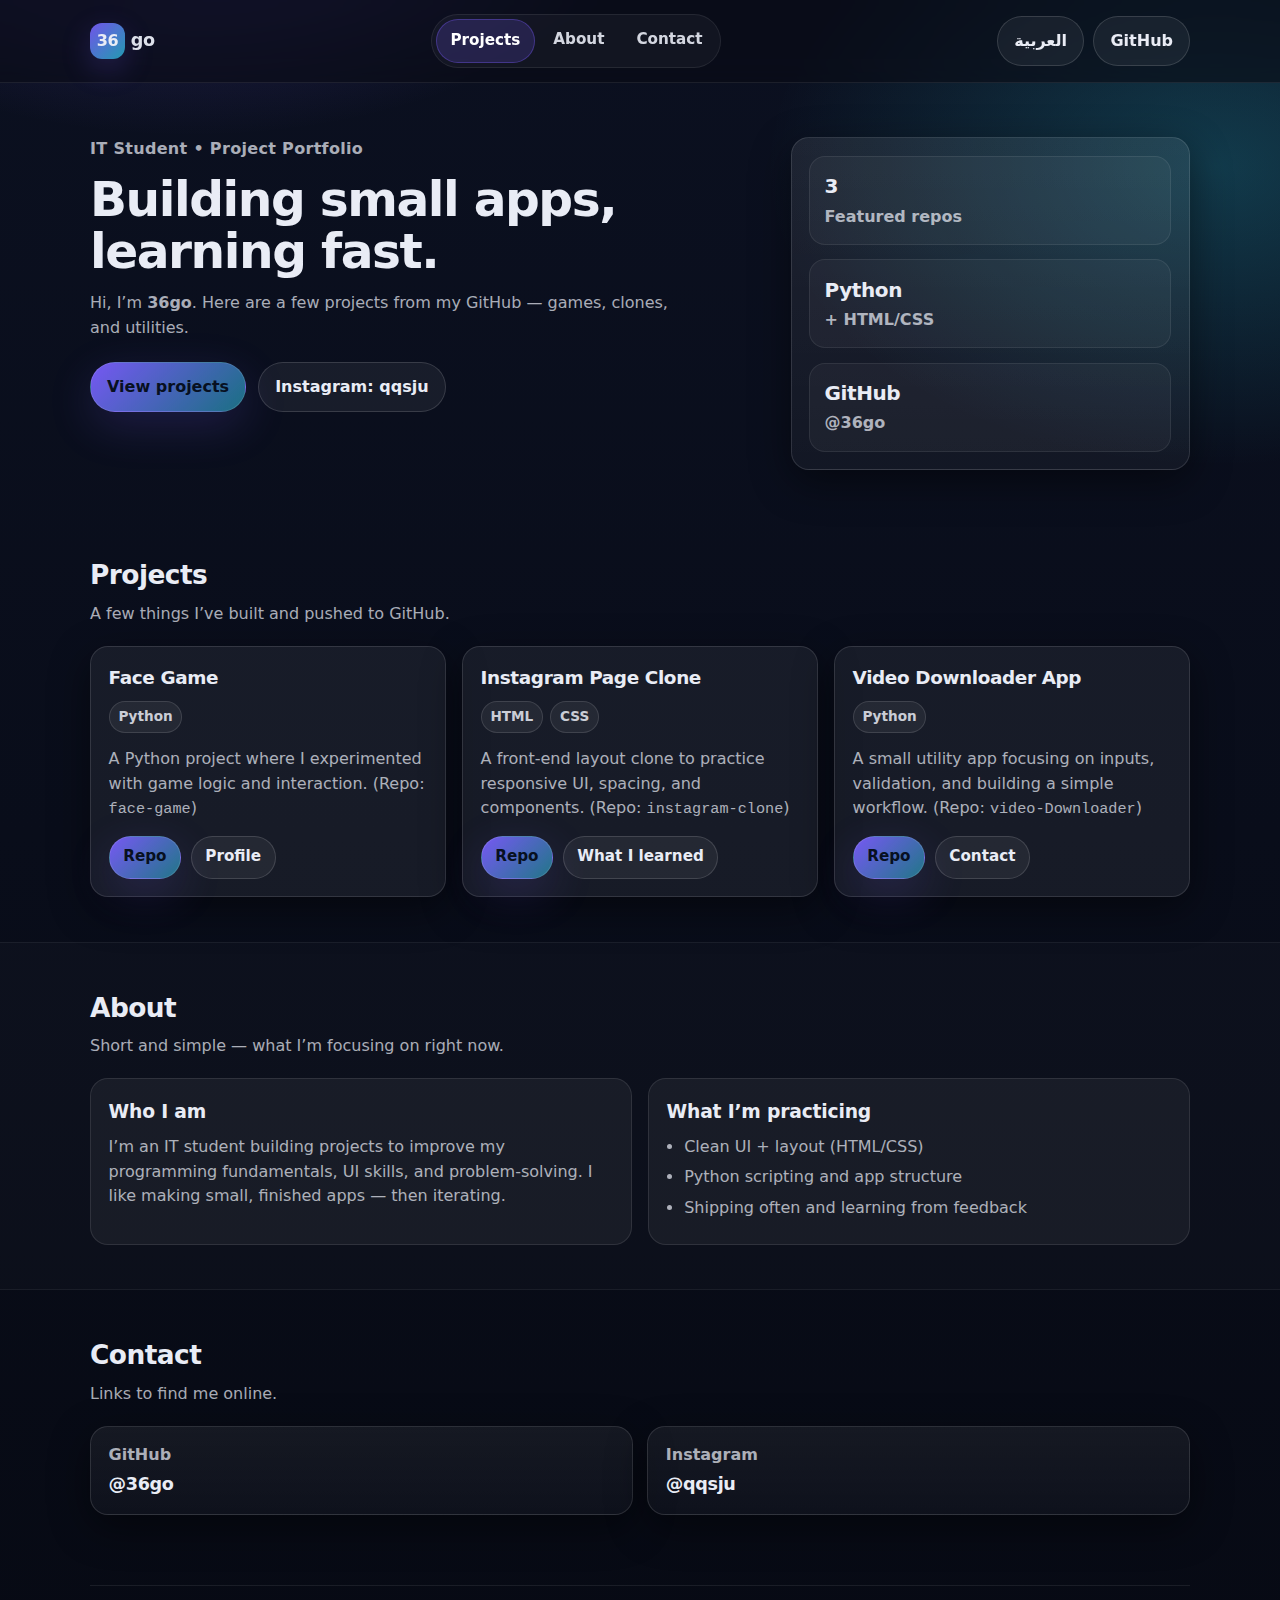
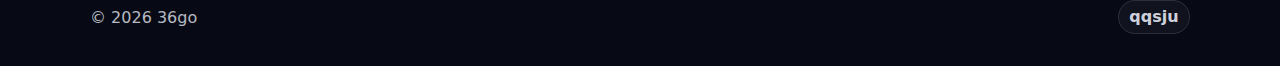
<file: index.html>
<!DOCTYPE html>
<html lang="en">
<head>
  <meta charset="UTF-8" />
  <meta name="viewport" content="width=device-width, initial-scale=1.0" />
  <meta name="color-scheme" content="dark light" />
  <title>36go • IT Student Projects</title>
  <meta name="description" content="A simple portfolio for 36go — IT student projects: face-game, instagram-clone, video-Downloader." />
  <link rel="stylesheet" href="style.css" />
  <script defer src="script.js"></script>
  <link rel="icon" href="it-support.png">
   
</head>
<body>
  <a class="skip-link" href="#main">Skip to content</a>

  <header class="site-header" role="banner">
    <div class="container header-inner">
      <a class="brand" href="#top" aria-label="Go to top">
        <span class="brand-mark" aria-hidden="true">36</span>
        <span class="brand-text">go</span>
      </a>

      <nav class="nav" aria-label="Primary">
        <a class="nav-link" href="#projects">Projects</a>
        <a class="nav-link" href="#about">About</a>
        <a class="nav-link" href="#contact">Contact</a>
      </nav>

      <div class="header-actions">
        <a class="btn btn-ghost" href="index-ar.html" aria-label="Arabic version">العربية</a>
        <a class="btn btn-ghost" href="https://github.com/36go" target="_blank" rel="noreferrer">GitHub</a>
      </div>
    </div>
  </header>

  <main id="main" class="site-main">
    <section id="top" class="hero" aria-label="Intro">
      <div class="container hero-inner">
        <div class="hero-copy">
          <p class="eyebrow">IT Student • Project Portfolio</p>
          <h1 class="hero-title">Building small apps, learning fast.</h1>
          <p class="hero-subtitle">
            Hi, I’m <strong>36go</strong>. Here are a few projects from my GitHub — games, clones, and utilities.
          </p>
          <div class="hero-cta">
            <a class="btn" href="#projects">View projects</a>
            <a class="btn btn-ghost" href="https://instagram.com/qqsju" target="_blank" rel="noreferrer">Instagram: qqsju</a>
          </div>
        </div>

        <div class="hero-card" aria-label="Quick stats">
          <div class="stat">
            <div class="stat-number">3</div>
            <div class="stat-label">Featured repos</div>
          </div>
          <div class="stat">
            <div class="stat-number">Python</div>
            <div class="stat-label">+ HTML/CSS</div>
          </div>
          <div class="stat">
            <div class="stat-number">GitHub</div>
            <div class="stat-label">@36go</div>
          </div>
        </div>
      </div>
    </section>

    <section id="projects" class="section">
      <div class="container">
        <div class="section-head">
          <h2 class="section-title">Projects</h2>
          <p class="section-subtitle">A few things I’ve built and pushed to GitHub.</p>
        </div>

        <div class="grid">
          <article class="card">
            <div class="card-top">
              <h3 class="card-title">Face Game</h3>
              <div class="pill-row" aria-label="Tech tags">
                <span class="pill">Python</span>
              </div>
            </div>
            <p class="card-body">
              A Python project where I experimented with game logic and interaction. (Repo: <code>face-game</code>)
            </p>
            <div class="card-actions">
              <a class="btn btn-small" href="https://github.com/36go/face-game" target="_blank" rel="noreferrer">Repo</a>
              <a class="btn btn-ghost btn-small" href="https://github.com/36go" target="_blank" rel="noreferrer">Profile</a>
            </div>
          </article>

          <article class="card">
            <div class="card-top">
              <h3 class="card-title">Instagram Page Clone</h3>
              <div class="pill-row" aria-label="Tech tags">
                <span class="pill">HTML</span>
                <span class="pill">CSS</span>
              </div>
            </div>
            <p class="card-body">
              A front-end layout clone to practice responsive UI, spacing, and components. (Repo: <code>instagram-clone</code>)
            </p>
            <div class="card-actions">
              <a class="btn btn-small" href="https://github.com/36go/instagram-clone" target="_blank" rel="noreferrer">Repo</a>
              <a class="btn btn-ghost btn-small" href="#about">What I learned</a>
            </div>
          </article>

          <article class="card">
            <div class="card-top">
              <h3 class="card-title">Video Downloader App</h3>
              <div class="pill-row" aria-label="Tech tags">
                <span class="pill">Python</span>
              </div>
            </div>
            <p class="card-body">
              A small utility app focusing on inputs, validation, and building a simple workflow. (Repo: <code>video-Downloader</code>)
            </p>
            <div class="card-actions">
              <a class="btn btn-small" href="https://github.com/36go/video-Downloader" target="_blank" rel="noreferrer">Repo</a>
              <a class="btn btn-ghost btn-small" href="#contact">Contact</a>
            </div>
          </article>
        </div>
      </div>
    </section>

    <section id="about" class="section section-alt">
      <div class="container">
        <div class="section-head">
          <h2 class="section-title">About</h2>
          <p class="section-subtitle">Short and simple — what I’m focusing on right now.</p>
        </div>

        <div class="two-col">
          <div class="panel">
            <h3 class="panel-title">Who I am</h3>
            <p>
              I’m an IT student building projects to improve my programming fundamentals, UI skills, and problem-solving.
              I like making small, finished apps — then iterating.
            </p>
          </div>

          <div class="panel">
            <h3 class="panel-title">What I’m practicing</h3>
            <ul class="list">
              <li>Clean UI + layout (HTML/CSS)</li>
              <li>Python scripting and app structure</li>
              <li>Shipping often and learning from feedback</li>
            </ul>
          </div>
        </div>
      </div>
    </section>

    <section id="contact" class="section">
      <div class="container">
        <div class="section-head">
          <h2 class="section-title">Contact</h2>
          <p class="section-subtitle">Links to find me online.</p>
        </div>

        <div class="contact-cards">
          <a class="contact-card" href="https://github.com/36go" target="_blank" rel="noreferrer" aria-label="Open GitHub profile">
            <div class="contact-k">GitHub</div>
            <div class="contact-v">@36go</div>
          </a>
          <a class="contact-card" href="https://instagram.com/qqsju" target="_blank" rel="noreferrer" aria-label="Open Instagram profile">
            <div class="contact-k">Instagram</div>
            <div class="contact-v">@qqsju</div>
          </a>
        </div>
      </div>
    </section>
  </main>

  <footer class="site-footer">
    <div class="container footer-inner">
      <div class="footer-left">
        <span>© <span id="year"></span> 36go</span>
      </div>
      <div class="footer-right">
        <a class="footer-link" href="https://instagram.com/qqsju" target="_blank" rel="noreferrer">qqsju</a>
      </div>
    </div>
  </footer>
</body>
</html>
</file>
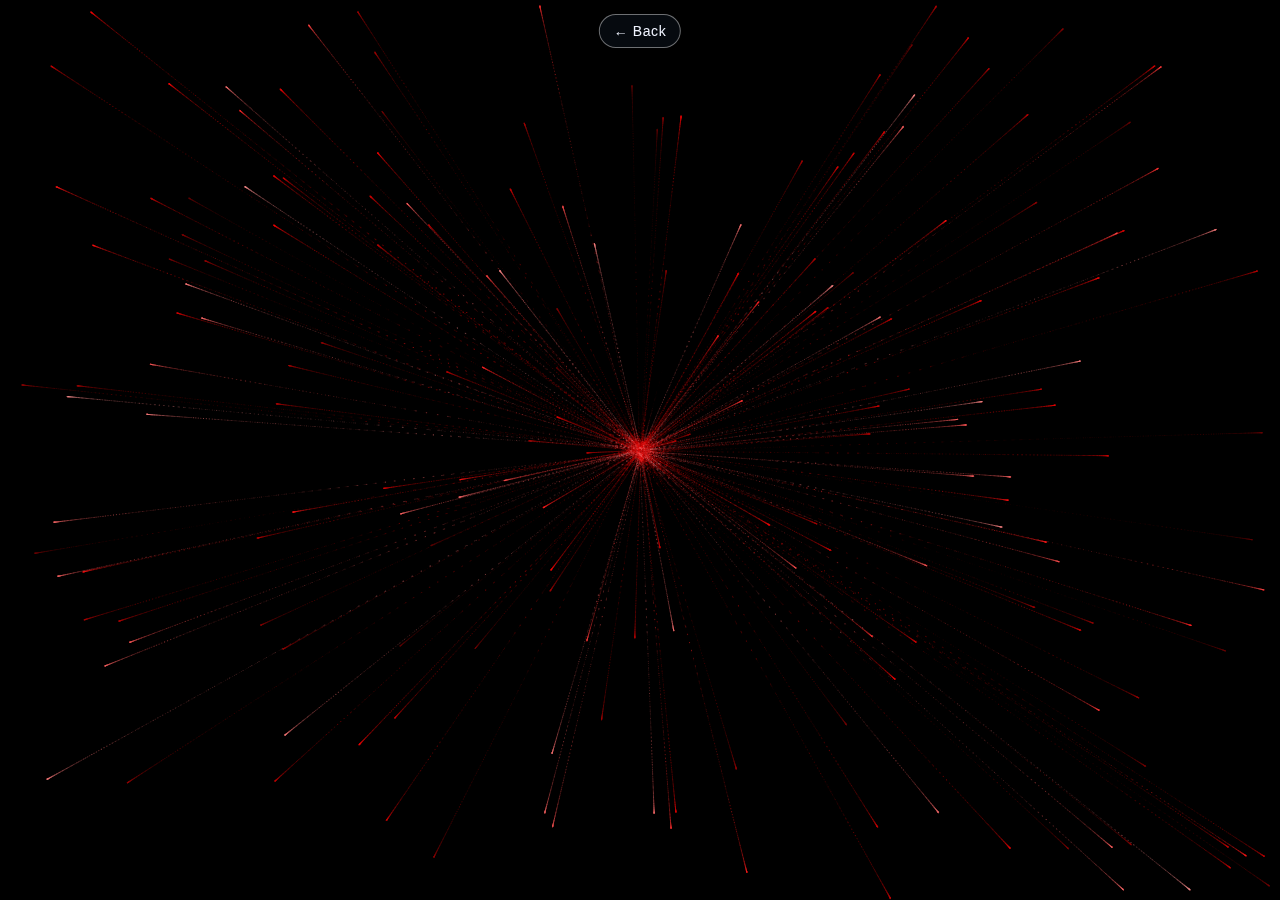
<file: CSS Heart Animation/index.html>
<!DOCTYPE html>
<html lang="en">

<head>
        <meta charset="UTF-8">
        <meta name="viewport" content="width=device-width, initial-scale=1.0">
        <title>قلب | للخسه مش الكو</title>
        <link rel="stylesheet" href="style.css">
</head>

<body>
        <a class="back-home" href="../index.html" aria-label="Back to projects">&#8592; Back</a>
        <canvas id="heart"></canvas>
        <script src="script.js"></script>
</body>
</html>
</file>
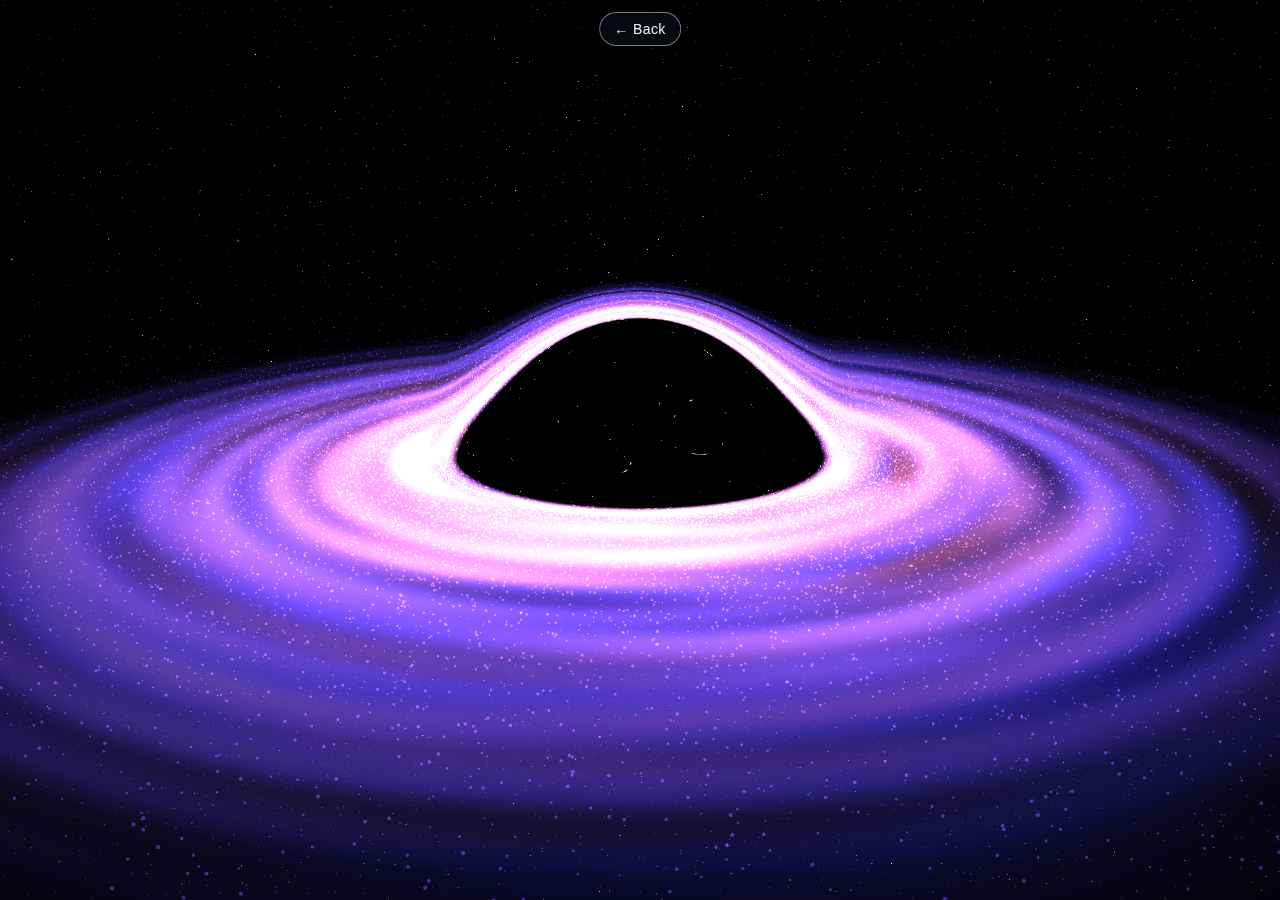
<file: Interactive Galaxy/index.html>
<!DOCTYPE html>
<html lang="en">

  <head>
    <meta charset="UTF-8">
    <meta name="viewport" content="width=device-width, initial-scale=1.0">
    <title>galaxy</title>
    <link rel="stylesheet" 
    href="./style.css">

  </head>
    
  <body>
  <a class="back-home" href="../index.html" aria-label="Back to projects">&#8592; Back</a>
  <div class="experience">

  </div>
    <script  src="./script.js">
      
    </script>

  </body>
  
</html>
</file>
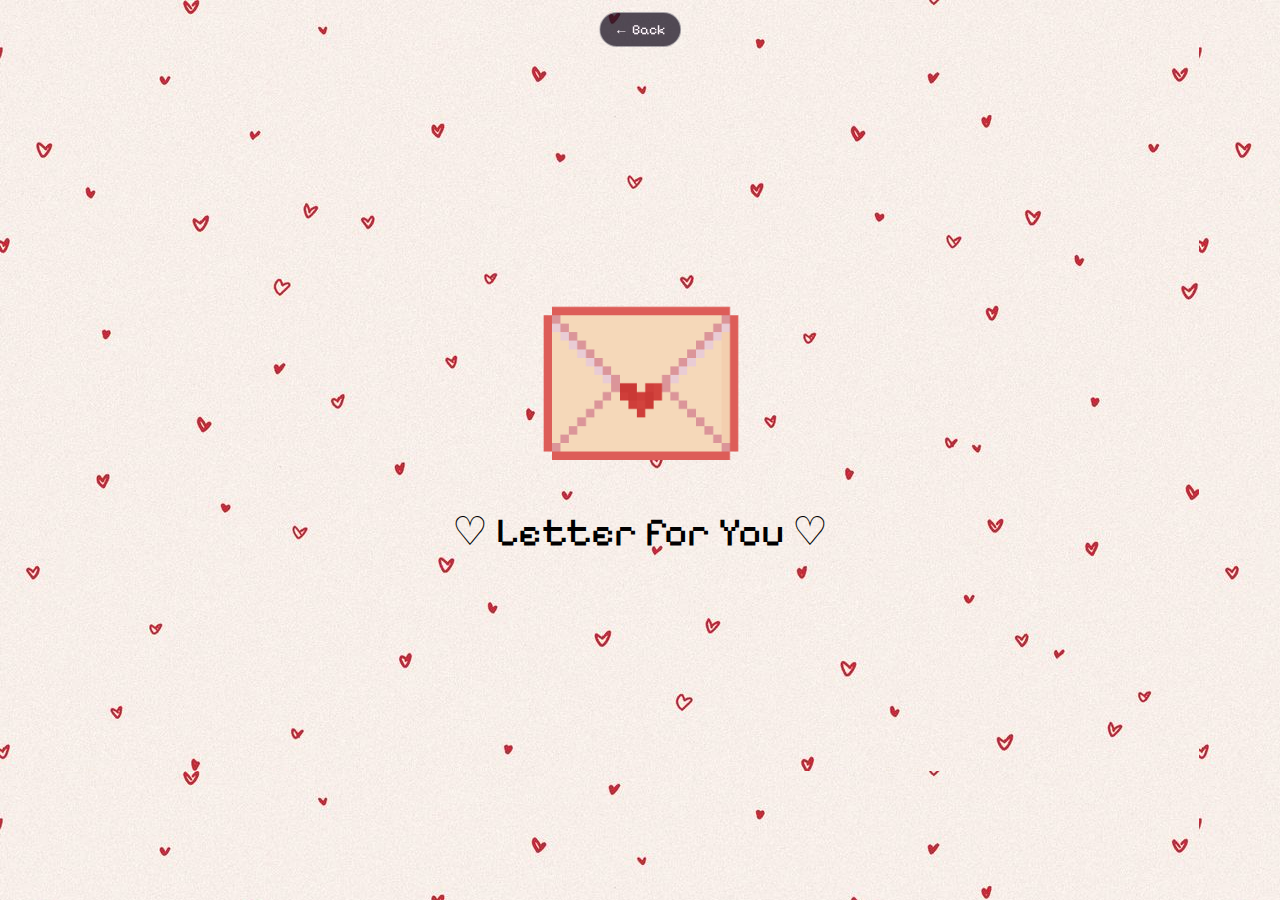
<file: Valentine Letter/index.html>
<!doctype html>
<html lang="en">
  <head>
    <meta charset="UTF-8" />
    <link rel="stylesheet" href="style.css" />
    <title>Valentine Letter</title>
    <meta name="viewport" content="width=device-width, initial-scale=1.0" />

    <link rel="preconnect" href="https://fonts.googleapis.com" />
    <link rel="preconnect" href="https://fonts.gstatic.com" crossorigin />
    <link
      href="https://fonts.googleapis.com/css2?family=Aldrich&family=Pixelify+Sans:wght@400..700&display=swap"
      rel="stylesheet"
    />
    <title>للخسه مش الك </title>
  </head>
  <body>
    <a class="back-home" href="../index.html" aria-label="Back to projects">&#8592; Back</a>
    <!-- Envelope Screen -->
    <div id="envelope-container">
      <img src="envelope.png" alt="Envelope" id="envelope" />
      <p>♡ Letter for You ♡</p>
    </div>

    <!-- Letter Screen -->
    <div id="letter-container">
      <div class="letter-window">
        <h1 id="letter-title">Will you be my Valentine?</h1>

        <img src="cat_heart.gif" class="cat" id="letter-cat" />

        <div class="buttons" id="letter-buttons">
          <img src="yes.png" class="btn yes-btn" alt="Yes" />

          <div class="no-wrapper">
            <img src="no.png" class="btn no-btn" alt="No" />
          </div>
        </div>

        <p id="final-text" class="final-text" style="display: none">
          <strong>Valentine Date:</strong> شخره Restaurant at 7pm. Dress fancy!
        </p>
      </div>
    </div>
    <script src="script.js"></script>
  </body>
</html>
</file>
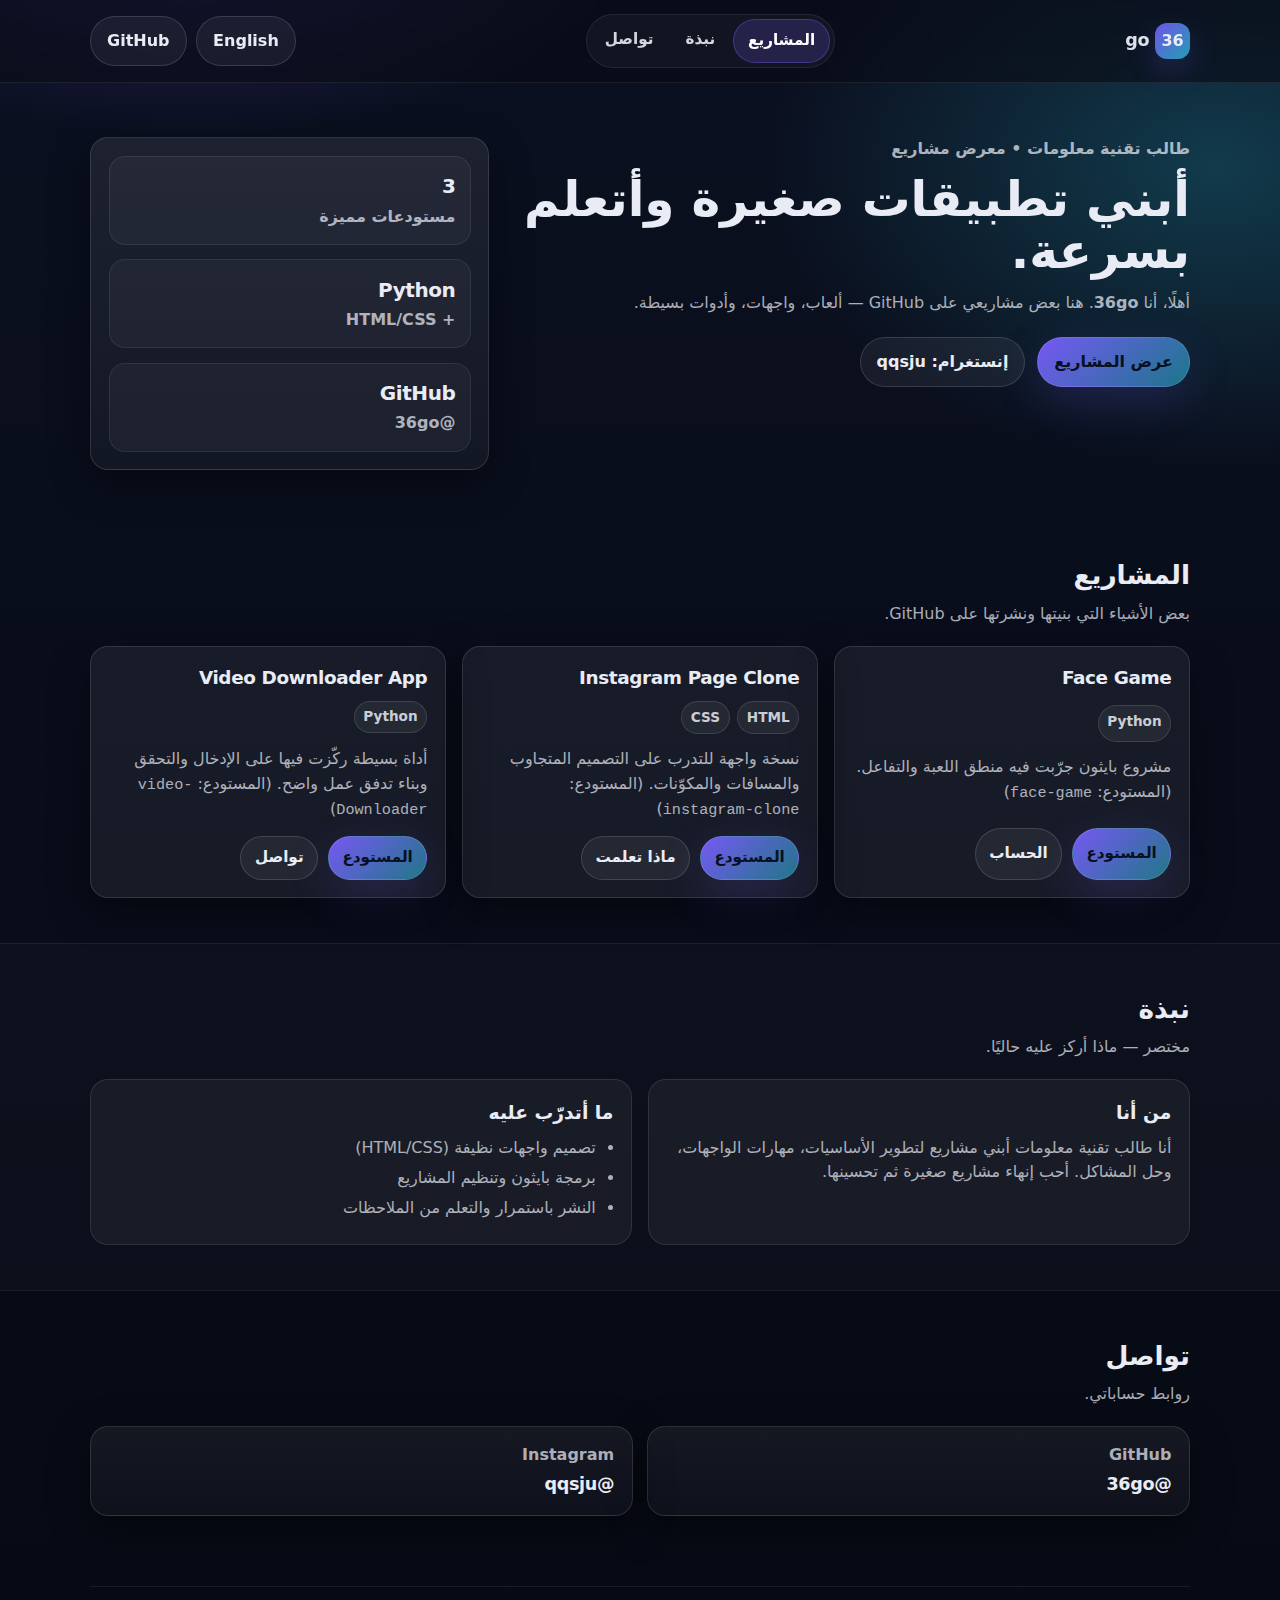
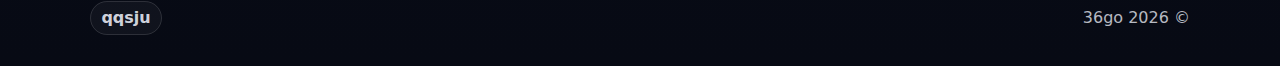
<file: index-ar.html>
<!DOCTYPE html>
<html lang="ar" dir="rtl">
<head>
  <meta charset="UTF-8" />
  <meta name="viewport" content="width=device-width, initial-scale=1.0" />
  <meta name="color-scheme" content="dark light" />
  <title>36go • مشاريع طالب تقنية المعلومات</title>
  <meta name="description" content="بورتفوليو بسيط لحساب 36go — مشاريع طالب تقنية المعلومات: face-game و instagram-clone و video-Downloader." />
  <link rel="stylesheet" href="style.css" />
  <script defer src="script.js"></script>
  <link rel="icon" href="it-support.png">
</head>
<body>
  <a class="skip-link" href="#main">تخطي إلى المحتوى</a>

  <header class="site-header" role="banner">
    <div class="container header-inner">
      <a class="brand" href="#top" aria-label="العودة للأعلى">
        <span class="brand-mark" aria-hidden="true">36</span>
        <span class="brand-text">go</span>
      </a>

      <nav class="nav" aria-label="القائمة الرئيسية">
        <a class="nav-link" href="#projects">المشاريع</a>
        <a class="nav-link" href="#about">نبذة</a>
        <a class="nav-link" href="#contact">تواصل</a>
      </nav>

      <div class="header-actions">
        <a class="btn btn-ghost" href="index.html" aria-label="English version">English</a>
        <a class="btn btn-ghost" href="https://github.com/36go" target="_blank" rel="noreferrer">GitHub</a>
      </div>

      <button class="menu-btn" type="button" aria-controls="mobile-menu" aria-expanded="false" data-menu-btn>
        <span class="menu-btn-bars" aria-hidden="true"></span>
        <span class="menu-btn-text">القائمة</span>
      </button>
    </div>

    <div id="mobile-menu" class="mobile-menu" hidden data-mobile-menu>
      <div class="container mobile-menu-inner" role="navigation" aria-label="قائمة الهاتف">
        <a class="mobile-link nav-link" href="#projects">المشاريع</a>
        <a class="mobile-link nav-link" href="#about">نبذة</a>
        <a class="mobile-link nav-link" href="#contact">تواصل</a>

        <div class="mobile-actions" aria-label="روابط">
          <a class="btn btn-ghost" href="index.html" aria-label="English version">English</a>
          <a class="btn btn-ghost" href="https://github.com/36go" target="_blank" rel="noreferrer">GitHub</a>
          <a class="btn btn-ghost" href="https://instagram.com/qqsju" target="_blank" rel="noreferrer">إنستغرام: qqsju</a>
        </div>
      </div>
    </div>
  </header>

  <main id="main" class="site-main">
    <section id="top" class="hero" aria-label="مقدمة">
      <div class="container hero-inner">
        <div class="hero-copy">
          <p class="eyebrow">طالب تقنية معلومات • معرض مشاريع</p>
          <h1 class="hero-title">أبني تطبيقات صغيرة وأتعلم بسرعة.</h1>
          <p class="hero-subtitle">
            أهلًا، أنا <strong>36go</strong>. هنا بعض مشاريعي على GitHub — ألعاب، واجهات، وأدوات بسيطة.
          </p>
          <div class="hero-cta">
            <a class="btn" href="#projects">عرض المشاريع</a>
            <a class="btn btn-ghost" href="https://instagram.com/qqsju" target="_blank" rel="noreferrer">إنستغرام: qqsju</a>
          </div>
        </div>

        <div class="hero-card" aria-label="إحصائيات سريعة">
          <div class="stat">
            <div class="stat-number">3</div>
            <div class="stat-label">مستودعات مميزة</div>
          </div>
          <div class="stat">
            <div class="stat-number">Python</div>
            <div class="stat-label">+ HTML/CSS</div>
          </div>
          <div class="stat">
            <div class="stat-number">GitHub</div>
            <div class="stat-label">@36go</div>
          </div>
        </div>
      </div>
    </section>

    <section id="projects" class="section">
      <div class="container">
        <div class="section-head">
          <h2 class="section-title">المشاريع</h2>
          <p class="section-subtitle">بعض الأشياء التي بنيتها ونشرتها على GitHub.</p>
        </div>

        <div class="grid">
          <article class="card">
            <div class="card-top">
              <h3 class="card-title">Face Game</h3>
              <div class="pill-row" aria-label="التقنيات">
                <span class="pill">Python</span>
              </div>
            </div>
            <p class="card-body">
              مشروع بايثون جرّبت فيه منطق اللعبة والتفاعل. (المستودع: <code>face-game</code>)
            </p>
            <div class="card-actions">
              <a class="btn btn-small" href="https://github.com/36go/face-game" target="_blank" rel="noreferrer">المستودع</a>
              <a class="btn btn-ghost btn-small" href="https://github.com/36go" target="_blank" rel="noreferrer">الحساب</a>
            </div>
          </article>

          <article class="card">
            <div class="card-top">
              <h3 class="card-title">Instagram Page Clone</h3>
              <div class="pill-row" aria-label="التقنيات">
                <span class="pill">HTML</span>
                <span class="pill">CSS</span>
              </div>
            </div>
            <p class="card-body">
              نسخة واجهة للتدرب على التصميم المتجاوب والمسافات والمكوّنات. (المستودع: <code>instagram-clone</code>)
            </p>
            <div class="card-actions">
              <a class="btn btn-small" href="https://github.com/36go/instagram-clone" target="_blank" rel="noreferrer">المستودع</a>
              <a class="btn btn-ghost btn-small" href="#about">ماذا تعلمت</a>
            </div>
          </article>

          <article class="card">
            <div class="card-top">
              <h3 class="card-title">Video Downloader App</h3>
              <div class="pill-row" aria-label="التقنيات">
                <span class="pill">Python</span>
              </div>
            </div>
            <p class="card-body">
              أداة بسيطة ركّزت فيها على الإدخال والتحقق وبناء تدفق عمل واضح. (المستودع: <code>video-Downloader</code>)
            </p>
            <div class="card-actions">
              <a class="btn btn-small" href="https://github.com/36go/video-Downloader" target="_blank" rel="noreferrer">المستودع</a>
              <a class="btn btn-ghost btn-small" href="#contact">تواصل</a>
            </div>
          </article>
        </div>
      </div>
    </section>

    <section id="about" class="section section-alt">
      <div class="container">
        <div class="section-head">
          <h2 class="section-title">نبذة</h2>
          <p class="section-subtitle">مختصر — ماذا أركز عليه حاليًا.</p>
        </div>

        <div class="two-col">
          <div class="panel">
            <h3 class="panel-title">من أنا</h3>
            <p>
              أنا طالب تقنية معلومات أبني مشاريع لتطوير الأساسيات، مهارات الواجهات، وحل المشاكل.
              أحب إنهاء مشاريع صغيرة ثم تحسينها.
            </p>
          </div>

          <div class="panel">
            <h3 class="panel-title">ما أتدرّب عليه</h3>
            <ul class="list">
              <li>تصميم واجهات نظيفة (HTML/CSS)</li>
              <li>برمجة بايثون وتنظيم المشاريع</li>
              <li>النشر باستمرار والتعلم من الملاحظات</li>
            </ul>
          </div>
        </div>
      </div>
    </section>

    <section id="contact" class="section">
      <div class="container">
        <div class="section-head">
          <h2 class="section-title">تواصل</h2>
          <p class="section-subtitle">روابط حساباتي.</p>
        </div>

        <div class="contact-cards">
          <a class="contact-card" href="https://github.com/36go" target="_blank" rel="noreferrer" aria-label="فتح حساب GitHub">
            <div class="contact-k">GitHub</div>
            <div class="contact-v">@36go</div>
          </a>
          <a class="contact-card" href="https://instagram.com/qqsju" target="_blank" rel="noreferrer" aria-label="فتح حساب إنستغرام">
            <div class="contact-k">Instagram</div>
            <div class="contact-v">@qqsju</div>
          </a>
        </div>
      </div>
    </section>
  </main>

  <footer class="site-footer">
    <div class="container footer-inner">
      <div class="footer-left">
        <span>© <span id="year"></span> 36go</span>
      </div>
      <div class="footer-right">
        <a class="footer-link" href="https://instagram.com/qqsju" target="_blank" rel="noreferrer">qqsju</a>
      </div>
    </div>
  </footer>
</body>
</html>
</file>
<file: style.css>
/* Base */
:root {
  --bg: #0b1020;
  --bg2: #070a14;
  --text: #e9ecf5;
  --muted: rgba(233, 236, 245, 0.72);
  --card: rgba(255, 255, 255, 0.06);
  --card2: rgba(255, 255, 255, 0.09);
  --stroke: rgba(255, 255, 255, 0.14);
  --accent: #7c5cff;
  --accent2: #2ee7ff;
  --shadow: 0 12px 40px rgba(0, 0, 0, 0.45);
  --radius: 18px;
  --container: 1100px;
}

*,
*::before,
*::after {
  box-sizing: border-box;
}

@media (prefers-reduced-motion: no-preference) {
  html {
    scroll-behavior: smooth;
  }
}

html,
body {
  max-width: 100%;
  overflow-x: hidden;
}

body {
  margin: 0;
  font-family: ui-sans-serif, system-ui, -apple-system, Segoe UI, Roboto, Arial, Noto Sans, "Apple Color Emoji",
    "Segoe UI Emoji";
  color: var(--text);
  background:
    radial-gradient(900px 550px at 15% -10%, rgba(124, 92, 255, 0.35), transparent 55%),
    radial-gradient(900px 600px at 95% 10%, rgba(46, 231, 255, 0.2), transparent 50%),
    linear-gradient(180deg, var(--bg), var(--bg2));
  min-height: 100svh;
  line-height: 1.55;
}

html[dir="rtl"] body {
  direction: rtl;
}

a {
  color: inherit;
  text-decoration: none;
}

code {
  font-family: ui-monospace, SFMono-Regular, Menlo, Monaco, Consolas, "Liberation Mono", "Courier New", monospace;
  font-size: 0.95em;
}

.container {
  width: min(var(--container), calc(100% - 2rem));
  margin: 0 auto;
}

.skip-link {
  position: fixed;
  inset-inline-start: 1rem;
  top: 0.75rem;
  padding: 0.65rem 0.85rem;
  border-radius: 12px;
  background: rgba(255, 255, 255, 0.12);
  border: 1px solid var(--stroke);
  box-shadow: var(--shadow);
  transform: translateY(-180%);
}

.skip-link:focus {
  z-index: 999;
  transform: translateY(0);
}

/* Header */
.site-header {
  position: sticky;
  top: 0;
  z-index: 50;
  backdrop-filter: blur(10px);
  background: rgba(8, 10, 20, 0.6);
  border-bottom: 1px solid rgba(255, 255, 255, 0.08);
}

.header-inner {
  display: flex;
  align-items: center;
  justify-content: space-between;
  padding: 0.9rem 0;
  gap: 1rem;
}

.header-actions {
  display: flex;
  align-items: center;
  gap: 0.6rem;
}

.menu-btn {
  display: none;
  align-items: center;
  gap: 0.6rem;
  padding: 0.62rem 0.9rem;
  border-radius: 999px;
  border: 1px solid rgba(255, 255, 255, 0.14);
  background: rgba(255, 255, 255, 0.06);
  color: var(--text);
  font-weight: 850;
  touch-action: manipulation;
  -webkit-tap-highlight-color: transparent;
}

.menu-btn:hover {
  border-color: rgba(124, 92, 255, 0.35);
}

.menu-btn-bars {
  width: 1.1rem;
  height: 0.85rem;
  position: relative;
  display: inline-block;
}

.menu-btn-bars::before,
.menu-btn-bars::after {
  content: "";
  position: absolute;
  left: 0;
  right: 0;
  height: 2px;
  border-radius: 2px;
  background: rgba(233, 236, 245, 0.88);
}

.menu-btn-bars::before {
  top: 0;
  box-shadow: 0 6px 0 rgba(233, 236, 245, 0.88);
}

.menu-btn-bars::after {
  bottom: 0;
}

.mobile-menu {
  position: absolute;
  left: 0;
  right: 0;
  top: 100%;
  background: rgba(8, 10, 20, 0.88);
  backdrop-filter: blur(12px);
  border-bottom: 1px solid rgba(255, 255, 255, 0.10);
}

.mobile-menu-inner {
  padding: 0.9rem 0 1.1rem;
  display: grid;
  gap: 0.55rem;
}

.mobile-link {
  display: flex;
  align-items: center;
  justify-content: space-between;
  padding: 0.85rem 0.95rem;
  border-radius: 14px;
  border: 1px solid rgba(255, 255, 255, 0.10);
  background: rgba(255, 255, 255, 0.04);
  font-weight: 800;
}

.mobile-actions {
  display: grid;
  gap: 0.6rem;
  margin-top: 0.4rem;
}

.mobile-actions .btn {
  width: 100%;
}

html.menu-open,
html.menu-open body {
  overflow: hidden;
}

.brand {
  display: inline-flex;
  align-items: baseline;
  gap: 0.35rem;
  font-weight: 800;
  letter-spacing: -0.02em;
}

.brand-mark {
  display: inline-grid;
  place-items: center;
  width: 2.2rem;
  height: 2.2rem;
  border-radius: 12px;
  background: linear-gradient(135deg, rgba(124, 92, 255, 0.9), rgba(46, 231, 255, 0.65));
  box-shadow: 0 10px 30px rgba(124, 92, 255, 0.22);
}

.brand-text {
  font-size: 1.1rem;
  opacity: 0.95;
}

.nav {
  display: flex;
  gap: 0.3rem;
  padding: 0.25rem;
  border: 1px solid rgba(255, 255, 255, 0.08);
  border-radius: 999px;
  background: rgba(255, 255, 255, 0.04);
}

.nav-link {
  padding: 0.55rem 0.85rem;
  border-radius: 999px;
  color: rgba(233, 236, 245, 0.9);
  font-weight: 650;
  font-size: 0.95rem;
  transition: background 160ms ease, transform 160ms ease, color 160ms ease;
}

.nav-link:hover {
  background: rgba(255, 255, 255, 0.08);
  transform: translateY(-1px);
}

.nav-link.is-active {
  background: rgba(124, 92, 255, 0.18);
  border: 1px solid rgba(124, 92, 255, 0.35);
  color: #fff;
}

/* Buttons */
.btn {
  display: inline-flex;
  align-items: center;
  justify-content: center;
  gap: 0.55rem;
  padding: 0.72rem 1rem;
  border-radius: 999px;
  border: 1px solid rgba(255, 255, 255, 0.12);
  background: linear-gradient(135deg, rgba(124, 92, 255, 0.95), rgba(46, 231, 255, 0.45));
  color: #071021;
  font-weight: 800;
  box-shadow: 0 14px 45px rgba(124, 92, 255, 0.18);
  transition: transform 160ms ease, filter 160ms ease;
}

.btn:hover {
  transform: translateY(-1px);
  filter: brightness(1.05);
}

.btn:active {
  transform: translateY(0);
}

.btn-ghost {
  background: rgba(255, 255, 255, 0.06);
  color: var(--text);
  border: 1px solid rgba(255, 255, 255, 0.14);
  box-shadow: none;
}

.btn-small {
  padding: 0.55rem 0.85rem;
  font-size: 0.95rem;
}

/* Hero */
.hero {
  padding: 3.4rem 0 2.5rem;
}

.hero-inner {
  display: grid;
  grid-template-columns: 1.45fr 0.85fr;
  align-items: stretch;
  gap: 1.2rem;
}

.eyebrow {
  color: var(--muted);
  font-weight: 700;
  margin: 0 0 0.65rem;
  letter-spacing: 0.02em;
}

.hero-title {
  margin: 0;
  font-size: clamp(2.05rem, 3.8vw, 3.2rem);
  letter-spacing: -0.03em;
  line-height: 1.07;
}

.hero-subtitle {
  margin: 0.9rem 0 1.35rem;
  color: var(--muted);
  max-width: 60ch;
}

.hero-cta {
  display: flex;
  flex-wrap: wrap;
  gap: 0.75rem;
}

.hero-card {
  border-radius: var(--radius);
  background: linear-gradient(180deg, rgba(255, 255, 255, 0.08), rgba(255, 255, 255, 0.04));
  border: 1px solid rgba(255, 255, 255, 0.12);
  box-shadow: var(--shadow);
  padding: 1.1rem;
  display: grid;
  gap: 0.9rem;
}

.stat {
  padding: 0.9rem;
  border-radius: 16px;
  background: rgba(255, 255, 255, 0.04);
  border: 1px solid rgba(255, 255, 255, 0.08);
}

.stat-number {
  font-weight: 900;
  font-size: 1.25rem;
  letter-spacing: -0.02em;
}

.stat-label {
  margin-top: 0.15rem;
  color: var(--muted);
  font-weight: 650;
}

/* Sections */
.section {
  padding: 2.8rem 0;
}

.section-alt {
  background: rgba(255, 255, 255, 0.02);
  border-top: 1px solid rgba(255, 255, 255, 0.06);
  border-bottom: 1px solid rgba(255, 255, 255, 0.06);
}

.section-head {
  display: grid;
  gap: 0.35rem;
  margin-bottom: 1.2rem;
}

.section-title {
  margin: 0;
  letter-spacing: -0.02em;
  font-size: 1.65rem;
}

.section-subtitle {
  margin: 0;
  color: var(--muted);
}

/* Cards / Grid */
.grid {
  display: grid;
  grid-template-columns: repeat(3, 1fr);
  gap: 1rem;
}

.live-grid {
  grid-template-columns: repeat(auto-fit, minmax(220px, 1fr));
}

.card {
  border-radius: var(--radius);
  background: rgba(255, 255, 255, 0.06);
  border: 1px solid rgba(255, 255, 255, 0.12);
  box-shadow: var(--shadow);
  padding: 1.1rem;
  display: grid;
  gap: 0.85rem;
  transition: transform 160ms ease, border-color 160ms ease, background 160ms ease;
}

.card:hover {
  transform: translateY(-2px);
  border-color: rgba(124, 92, 255, 0.28);
  background: rgba(255, 255, 255, 0.07);
}

.card-top {
  display: grid;
  gap: 0.5rem;
}

.card-title {
  margin: 0;
  font-size: 1.15rem;
  letter-spacing: -0.02em;
}

.pill-row {
  display: flex;
  flex-wrap: wrap;
  gap: 0.45rem;
}

.pill {
  padding: 0.3rem 0.55rem;
  border-radius: 999px;
  background: rgba(255, 255, 255, 0.06);
  border: 1px solid rgba(255, 255, 255, 0.12);
  color: rgba(233, 236, 245, 0.86);
  font-weight: 700;
  font-size: 0.85rem;
}

.card-body {
  margin: 0;
  color: var(--muted);
}

.card-actions {
  display: flex;
  gap: 0.6rem;
  flex-wrap: wrap;
}

/* About */
.two-col {
  display: grid;
  grid-template-columns: 1fr 1fr;
  gap: 1rem;
}

.panel {
  border-radius: var(--radius);
  background: rgba(255, 255, 255, 0.05);
  border: 1px solid rgba(255, 255, 255, 0.10);
  padding: 1.1rem;
}

.panel-title {
  margin: 0 0 0.55rem;
  letter-spacing: -0.01em;
}

.panel p {
  margin: 0;
  color: var(--muted);
}

.list {
  margin: 0;
  padding-left: 1.1rem;
  color: var(--muted);
}

html[dir="rtl"] .list {
  padding-left: 0;
  padding-right: 1.1rem;
}

.list li {
  margin: 0.35rem 0;
}

/* Contact */
.contact-cards {
  display: grid;
  grid-template-columns: repeat(2, minmax(0, 1fr));
  gap: 0.9rem;
}

.contact-card {
  border-radius: var(--radius);
  background: linear-gradient(180deg, rgba(255, 255, 255, 0.06), rgba(255, 255, 255, 0.03));
  border: 1px solid rgba(255, 255, 255, 0.12);
  padding: 1rem 1.1rem;
  box-shadow: var(--shadow);
  display: grid;
  gap: 0.2rem;
  transition: transform 160ms ease, border-color 160ms ease;
}

.contact-card:hover {
  transform: translateY(-2px);
  border-color: rgba(46, 231, 255, 0.32);
}

.contact-k {
  color: var(--muted);
  font-weight: 750;
}

.contact-v {
  font-size: 1.1rem;
  font-weight: 900;
  letter-spacing: -0.02em;
}

/* Footer */
.site-footer {
  padding: 1.6rem 0 2.2rem;
}

.footer-inner {
  display: flex;
  align-items: center;
  justify-content: space-between;
  border-top: 1px solid rgba(255, 255, 255, 0.08);
  padding-top: 1.2rem;
  color: rgba(233, 236, 245, 0.78);
}

.footer-link {
  color: rgba(233, 236, 245, 0.9);
  font-weight: 800;
  padding: 0.4rem 0.65rem;
  border-radius: 999px;
  border: 1px solid rgba(255, 255, 255, 0.12);
  background: rgba(255, 255, 255, 0.04);
}

.footer-link:hover {
  border-color: rgba(124, 92, 255, 0.35);
}

/* Responsive */
@media (max-width: 920px) {
  .hero-inner {
    grid-template-columns: 1fr;
  }

  .grid {
    grid-template-columns: 1fr;
  }

  .two-col {
    grid-template-columns: 1fr;
  }
}

@media (max-width: 760px) {
  .container {
    width: min(var(--container), calc(100% - 1.25rem));
  }

  .header-inner {
    padding: 0.72rem 0;
  }

  .nav {
    display: none;
  }

  .header-actions {
    display: none;
  }

  .menu-btn {
    display: inline-flex;
  }

  .site-header {
    backdrop-filter: none;
    background: rgba(8, 10, 20, 0.92);
  }

  .mobile-menu {
    backdrop-filter: none;
    background: rgba(8, 10, 20, 0.94);
  }

  .hero {
    padding: 2.6rem 0 2rem;
  }

  .hero-card {
    padding: 0.9rem;
    gap: 0.7rem;
  }

  .section {
    padding: 2.35rem 0;
  }

  .section-head {
    margin-bottom: 0.95rem;
  }

  .card,
  .contact-card,
  .panel {
    padding: 0.95rem;
  }

  .hero-cta {
    width: 100%;
  }

  .hero-cta .btn {
    width: 100%;
  }

  .btn,
  .card,
  .contact-card,
  .nav-link {
    transition: none;
  }

  .card-actions .btn {
    flex: 1 1 9rem;
    min-height: 42px;
  }

  .footer-inner {
    flex-direction: column;
    align-items: flex-start;
    gap: 0.7rem;
  }

  .contact-cards {
    grid-template-columns: 1fr;
  }
}

@media (max-width: 420px) {
  .container {
    width: min(var(--container), calc(100% - 1rem));
  }

  .hero-title {
    font-size: clamp(1.65rem, 8vw, 2.1rem);
  }

  .hero-subtitle,
  .section-subtitle {
    font-size: 0.95rem;
  }

  .menu-btn {
    padding: 0.58rem 0.8rem;
  }

  .btn {
    padding: 0.68rem 0.9rem;
  }

  .btn-small {
    font-size: 0.9rem;
  }
}

@media (prefers-reduced-motion: reduce) {
  * {
    scroll-behavior: auto !important;
  }

  .btn,
  .card,
  .contact-card,
  .nav-link {
    transition: none !important;
  }
}
</file>
<file: CSS Heart Animation/style.css>
html,
body {
    width: 100%;
    height: 100%;
    margin: 0;
}

body {
    position: relative;
    overflow: hidden;
    background: #06080e;
    font-family: "Segoe UI", Tahoma, Geneva, Verdana, sans-serif;
}

canvas {
    position: absolute;
    left: 0;
    top: 0;
    width: 100%;
    height: 100%;
    background-color: #00000033;
    z-index: 1;
}

.back-home {
    position: fixed;
    top: 14px;
    left: 50%;
    transform: translateX(-50%);
    z-index: 3;
    padding: 8px 14px;
    border-radius: 999px;
    border: 1px solid rgba(255, 255, 255, 0.42);
    background: rgba(8, 14, 22, 0.7);
    color: #f0f4ff;
    text-decoration: none;
    font-size: 14px;
    letter-spacing: 0.04em;
    transition: border-color 0.15s ease, background 0.15s ease;
}

.back-home:hover {
    border-color: #ff6b9f;
    background: rgba(255, 107, 159, 0.18);
}

@media (max-width: 768px) {
    .back-home {
        top: 8px;
        padding: 7px 12px;
        font-size: 13px;
    }
}
</file>
<file: Interactive Galaxy/style.css>
*
{
    margin: 0;
    padding: 0;
    box-sizing: border-box;
}

html,
body
{
    overflow: hidden;
    width: 100%;
    height: 100%;
    background: #060b14;
}

.experience
{
    position: fixed;
    width: 100vw;
    height: 100vh;
}

.credits
{
    position: absolute;
    bottom: 20px;
    right: 20px;
    color: #ffffff;
    text-align: right;
    font-family: 'Roboto', sans-serif;
}

.credits a
{
    color: inherit;
}

.back-home
{
    position: fixed;
    top: 12px;
    left: 50%;
    transform: translateX(-50%);
    z-index: 20;
    padding: 8px 14px;
    border-radius: 999px;
    border: 1px solid rgba(255, 255, 255, 0.45);
    background: rgba(8, 14, 22, 0.72);
    color: #f0f4ff;
    text-decoration: none;
    font-family: "Segoe UI", Tahoma, Geneva, Verdana, sans-serif;
    font-size: 14px;
    letter-spacing: 0.03em;
}

.back-home:hover
{
    border-color: #6dd3ff;
    background: rgba(109, 211, 255, 0.18);
}

@media (max-width: 768px)
{
    .back-home
    {
        top: 8px;
        font-size: 13px;
        padding: 7px 12px;
    }
}
</file>
<file: Valentine Letter/style.css>
body {
    margin: 0;
    height: 100vh;
    display: flex;
    justify-content: center;
    align-items: center;
    background-image: url("heart-bg.jpg");
    font-family: "Pixelify Sans", sans-serif;
}

.back-home {
    position: fixed;
    top: 12px;
    left: 50%;
    transform: translateX(-50%);
    z-index: 100;
    padding: 8px 14px;
    border-radius: 999px;
    border: 1px solid rgba(255, 255, 255, 0.5);
    background: rgba(25, 18, 34, 0.75);
    color: #fff5fb;
    text-decoration: none;
    font-size: 14px;
    letter-spacing: 0.03em;
}

.back-home:hover {
    border-color: #ff8eb8;
    background: rgba(255, 142, 184, 0.2);
}

/* Envelope Screen */
#envelope-container {
    text-align: center;
    cursor:pointer;
}

@keyframes pulse {
    0% {
        transform:scale(1);
    }
    50% {
        transform: scale(1.1);
    }
    100% {
        transform: scale(1);
    }
}

#envelope{
    width: 200px;
    animation: pulse 1.5s infinite;
    cursor: pointer;
}

#letter-container{
    display: none;
    position:fixed;
    inset: 0;
    justify-content: center;
    align-items: center;
}

.letter-window{
    width: 90vw;
    max-width: 800px;
    aspect-ratio: 3/2;
    padding: 20px 20px 0 20px;
    display: flex;
    flex-direction: column;
    justify-content: center;
    align-items: center;
    text-align: center;
    background-image: url("window.png");
    background-size: contain;
    background-repeat: no-repeat;
    background-position: center;
    border-radius: 12px;
    gap: 1px;
    padding-top: 180px;

    transform: scale(1.2);
    opacity: 0;
    transition: transform 0.6s ease, opacity 0.6s ease;
}

.letter-window.open {
    transform: scale(1);
    opacity: 1;
}

h1 {
    font-size: 30px;
    margin:0;
}

p {
    font-size: 40px;
}

/* Cat */

.cat {
    width: 250px;
    margin: 10px 0;
    transition: width 0.4s ease;
}

.letter-window.final .cat {
    width: 180px;
}

/* buttons */
.buttons {
    display: flex;
    justify-content: center;
    gap: 30px;
    position: relative;
}

.no-wrapper{
    position:relative;
}

.btn {
    width: 120px;
    cursor: pointer;
    user-select: none;
}

.yes-btn,
.no-btn {
width: 120px;
height: auto;
display: inline-block;
}

.yes-btn {
    position: relative;
    z-index: 2;
    transform-origin: center center;
    transition: transform 0.3s ease;
}

.no-btn {
    z-index: 1;
    position: relative;
    transition: transform 0.15s ease;
    cursor: default;
}

.final-text{
    font-size: 22px;
    line-height: 1.4;
    text-align: center;
    display: inline-block;
    padding: 10px 20px;
    background-color: rgba(255,240,240,0.5);
    border-radius: 12px;
}

@media (max-width: 768px) {
    .back-home {
        top: 8px;
        font-size: 13px;
        padding: 7px 12px;
    }
}
</file>
